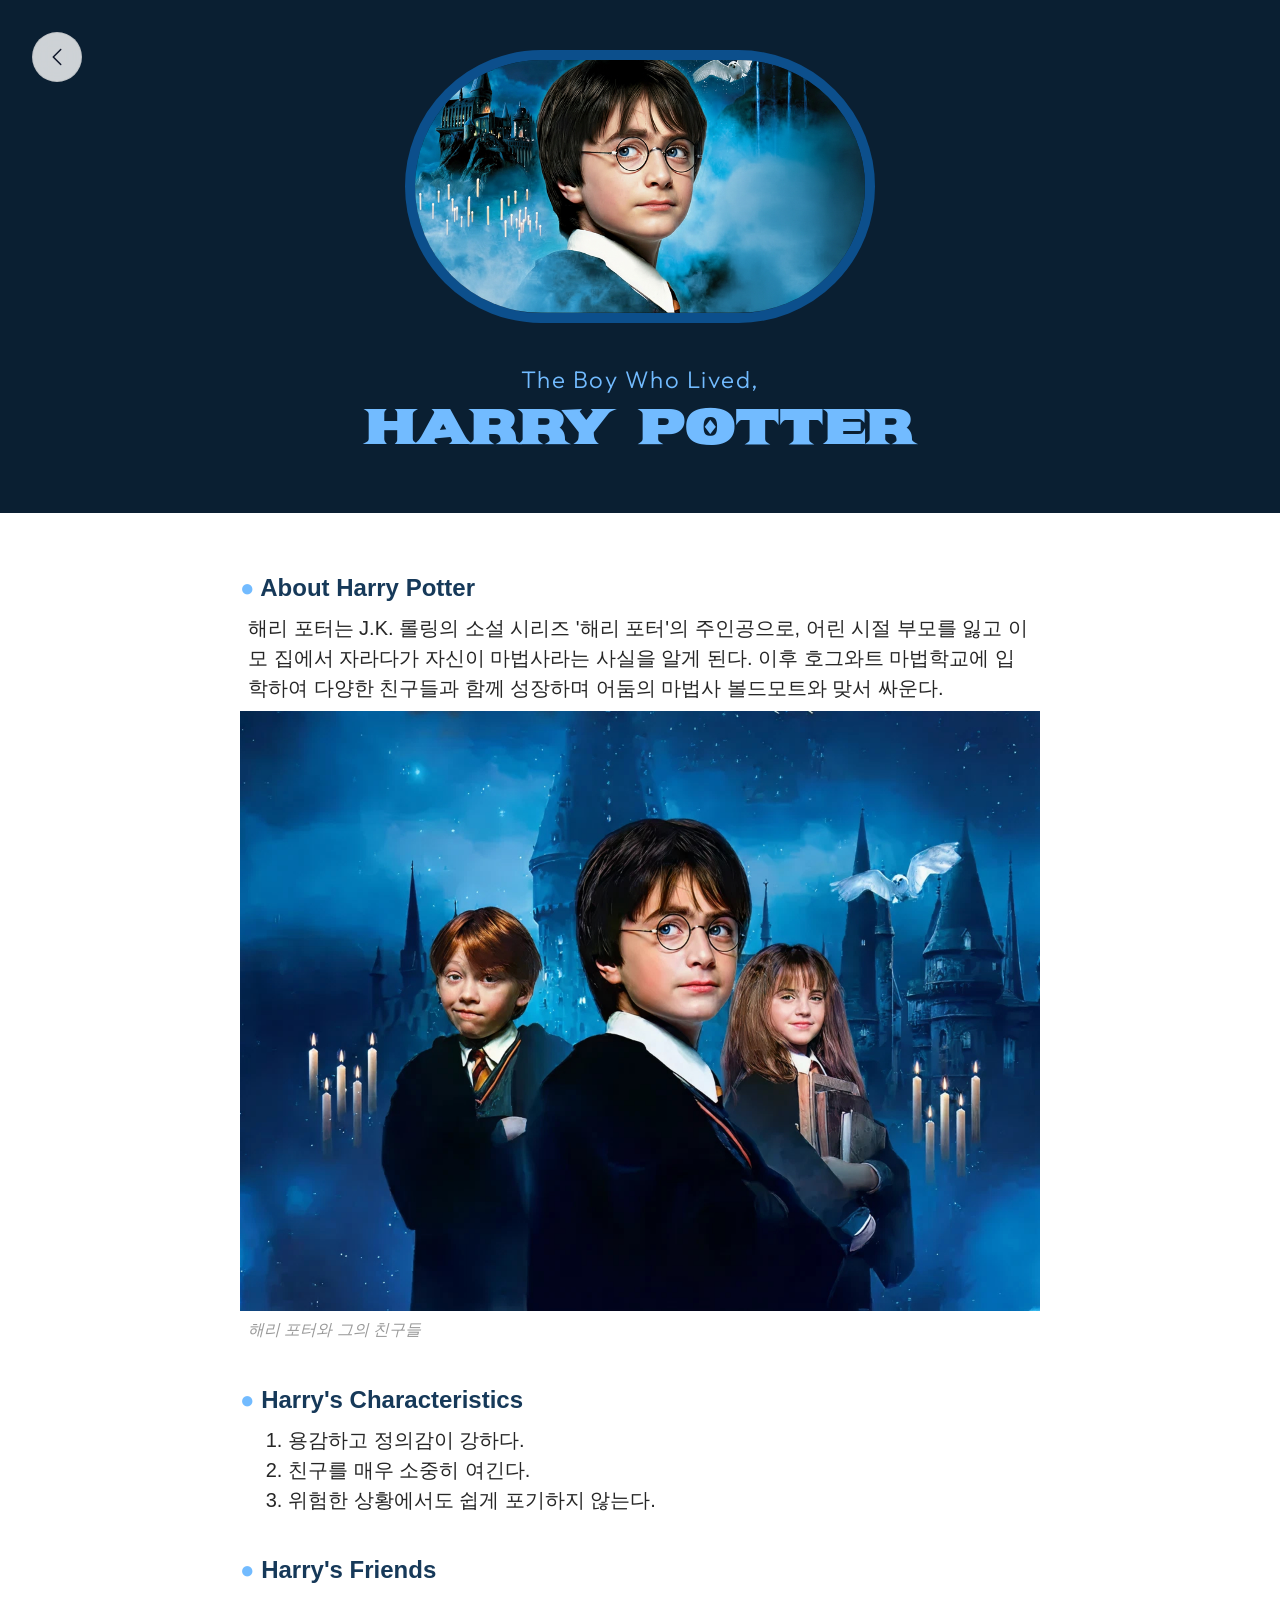
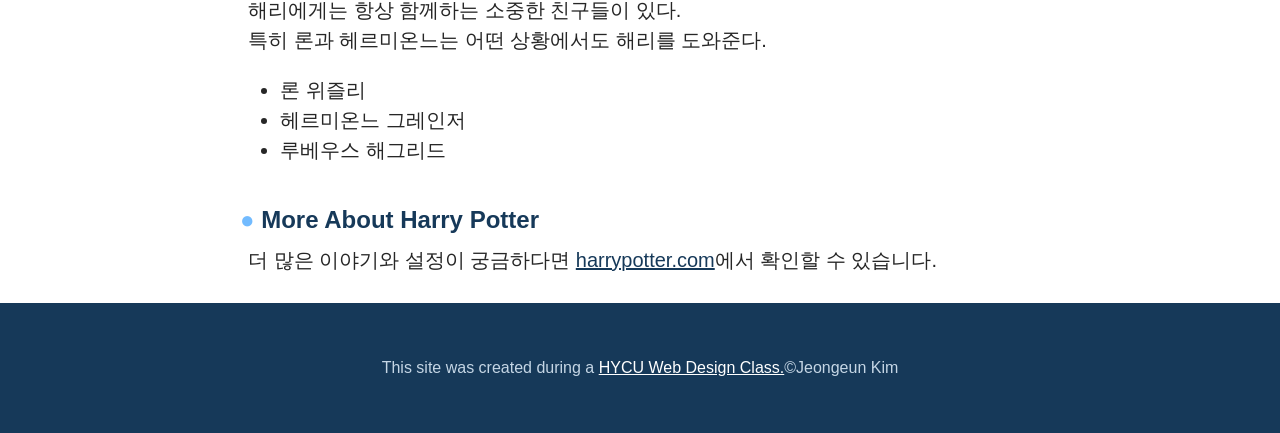
<file: class6_harry/index.html>
<link href="https://fonts.googleapis.com/css2?family=Sekuya&display=swap" rel="stylesheet">
<link href="https://fonts.googleapis.com/css2?family=Outfit:wght@100..900&display=swap" rel="stylesheet">

<!DOCTYPE html>
<html>
<head>
    <meta charset="utf-8">
    <title>Harry Potter</title>
    <link rel="stylesheet" href="./css/harry.css">
</head>

<body>
    <!--go back button-->
    <a href="../index.html" class="back-btn">
        <img src="../assets/icon_chevron_left.svg" alt="Chevron Right" width="24px">
    </a>

    <!-- header elements -->
    <header>
        <img src="img/harry.jpg" width="450" height="auto">
        <h1><span>The Boy Who Lived,</span></br>
            Harry Potter</h1>
    </header>

    <!-- main element -->
    <main>
        <h2><span>●</span> About Harry Potter</h2>
            <p>해리 포터는 J.K. 롤링의 소설 시리즈 '해리 포터'의 주인공으로, 어린 시절 부모를 잃고 이모 집에서 자라다가 자신이 마법사라는 사실을 알게 된다. 이후 호그와트 마법학교에 입학하여 다양한 친구들과 함께 성장하며 어둠의 마법사 볼드모트와 맞서 싸운다.</p>

            <img src="img/harry_friedns.jpg">
            <p class="caption">해리 포터와 그의 친구들</p>

            <h2><span>●</span> Harry's Characteristics</h2>
            <ol>
                <li>용감하고 정의감이 강하다.</li>
                <li>친구를 매우 소중히 여긴다.</li>
                <li>위험한 상황에서도 쉽게 포기하지 않는다.</li>
            </ol>

        <h2><span>●</span> Harry's Friends</h2>
        <p>해리에게는 항상 함께하는 소중한 친구들이 있다. </br>
            특히 론과 헤르미온느는 어떤 상황에서도 해리를 도와준다.</p>
        <ul>
            <li>론 위즐리</li>
            <li>헤르미온느 그레인저</li>
            <li>루베우스 해그리드</li>
        </ul>
        
        <h2><span>●</span> More About Harry Potter</h2>
        <p>더 많은 이야기와 설정이 궁금하다면 
            <a href="https://www.wizardingworld.com/">harrypotter.com</a>에서 확인할 수 있습니다.</p>
    </main>

    <!-- footer element -->
     <footer>
        <p>This site was created during a <a href="">HYCU Web Design Class.</a>&copy;Jeongeun Kim</p>
     </footer>
</body>
</html>
</file>
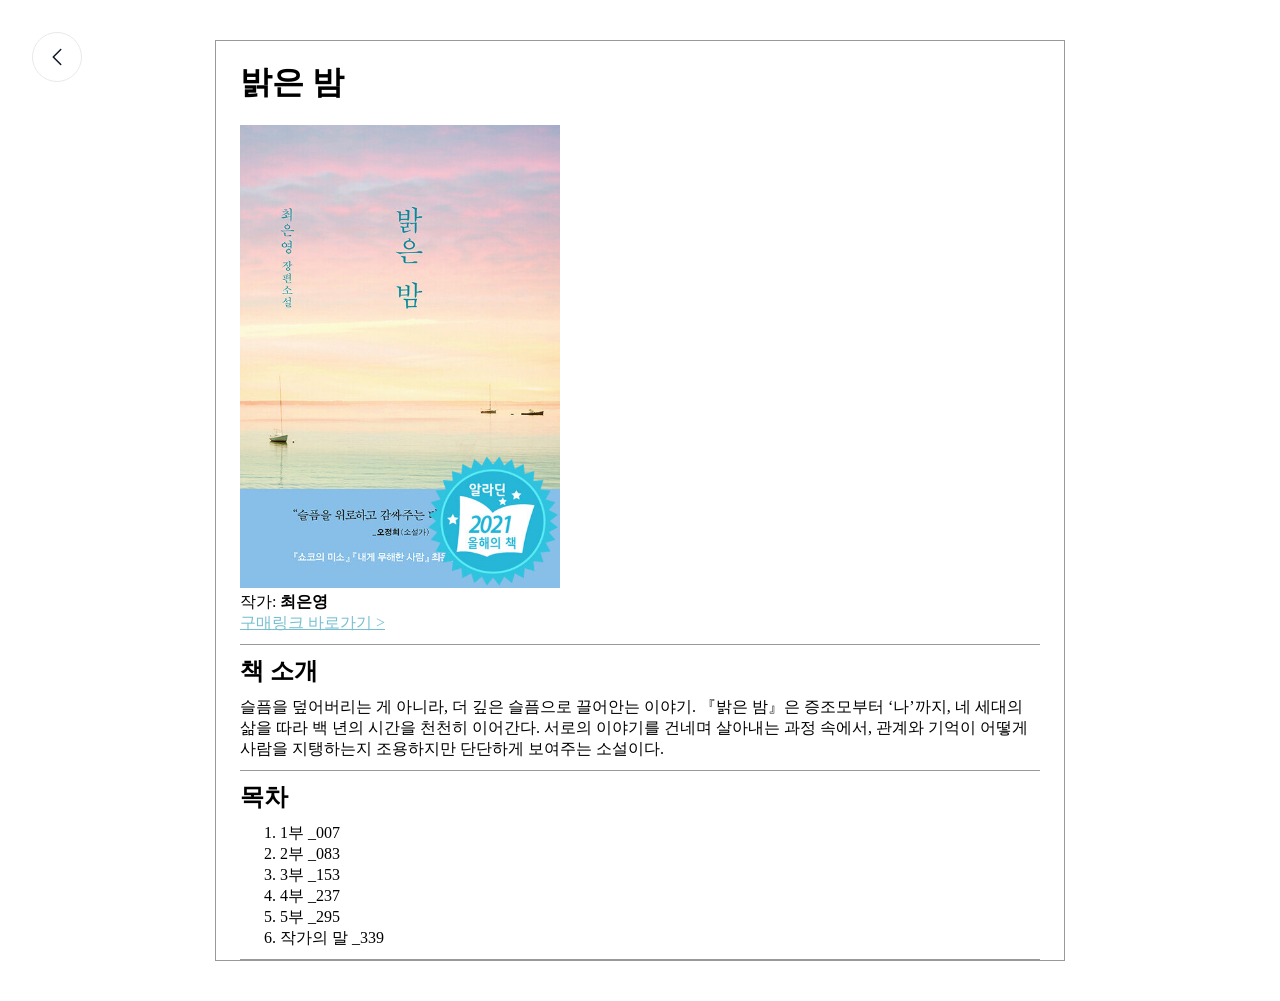
<file: class5_book/class5_book.html>
<!DOCTYPE html>
<html lang="en">
<head>
  <meta charset="UTF-8">
  <meta name="viewport" content="width=device-width, initial-scale=1.0">
  <title>책 소개하기</title>
  <link rel="stylesheet" href="./css/style.css">
</head>

<body>
   <!--go back button-->
   <a href="../index.html" class="back-btn">
    <img src="../assets/icon_chevron_left.svg" alt="Chevron Right" width="24px">
  </a>

  <header>
    <h1>밝은 밤</h1>
    <img src="./img/book.jpg" alt="밝은 밤 책 표지" width="320px">
    <p>작가: <strong>최은영</strong></p>
    <a href="https://product.kyobobook.co.kr/detail/S000000781066" target="_blank">구매링크 바로가기 ></a>
  </header>

  <section>
    <h2>책 소개</h2>
    <p>슬픔을 덮어버리는 게 아니라, 더 깊은 슬픔으로 끌어안는 이야기. 『밝은 밤』은 증조모부터 ‘나’까지, 네 세대의 삶을 따라 백 년의 시간을 천천히 이어간다. 서로의 이야기를 건네며 살아내는 과정 속에서, 관계와 기억이 어떻게 사람을 지탱하는지 조용하지만 단단하게 보여주는 소설이다.</p>
  </section>

  <section>
    <h2>목차</h2>
    <ol>
      <li>1부 _007</li>
      <li>2부 _083</li>
      <li>3부 _153</li>
      <li>4부 _237</li>
      <li>5부 _295</li>
      <li>작가의 말 _339</li>
    </ol>
  </section>

</body>
</html>
</file>
<file: class6_harry/css/harry.css>
body {
    font-family: 'Pretendard', Arial, sans-serif;
    font-size: 20px;
    margin: 0;
    line-height: 30px;
    color: #262626;
}

.sekuya-regular {
  font-family: "Sekuya", system-ui;
  font-weight: 400;
  font-style: normal;
}

.outfit {
  font-family: "Outfit", sans-serif;
  font-optical-sizing: auto;
  font-weight: 700;
  font-style: normal;
}

/* Back Button */
.back-btn{
  position:fixed;
  top:32px;
  left:32px;
  z-index:1000;

  display:flex;
  align-items:center;
  gap:6px;

  padding:12px;

  background:rgba(255,255,255,0.8);
  backdrop-filter:blur(10px);

  border:1px solid rgba(0,0,0,0.08);
  border-radius:999px;

  color:#355c0f;
  font-size:15px;
  font-weight:600;

  transition:.3s;
}

.back-btn:hover{
  background:rgba(255,255,255,0.7);
  color:white;
}

header {
    background-color: #0A1F32;
    text-align: center;
    padding-top: 50px;
    padding-bottom: 30px;
}
  
  header img {
    border-radius: 999px;
    border: 10px solid #0C4F8C;
  }

  header h1 {
    font-family: 'Sekuya';
    font-size: 48px;
    color: #72BBFF;
    line-height: 100%;
    letter-spacing: 1.5;
  }

  header h1 span{
    font-family: "Outfit";
    font-size: 24px;
    font-weight: 300;
  }

  main {
    max-width: 800px;
    margin: 0 auto;
    padding: 20px;
  }
  
  main img {
    max-width: 100%;
  }

  p {
    font-size: 20px;
    margin: 8px;
  }
  
  p.caption {
    font-style: italic;
    margin-top: 4px;
    color: #999;
    font-size: 16px;
  }
  
  h2 {
    font-size: 24px;
    color: #163959;
    margin: 40px 0 10px;
  }

  h2 span {
    color: #72BBFF;
  }

  a {
    color: #163959;
  }

  a:hover {
    color: burlywood;
    background-color: chocolate;
  }

  ol {
    margin: 8px;
  }

  footer {
    background-color: #163959;
    text-align: center;
    color: #C5D6E5;
    padding: 50px;
  }

  footer a {
    color: white;
  }

footer p {
    margin: 0;
    font-size: 16px;
} 

footer a:hover {
    opacity: 0.5;
    background-color: transparent;
}
</file>
<file: class5_book/css/style.css>
body {
  margin: 0 auto;
  margin-top: 40px;
  margin-bottom: 40px;
  width: 800px;
  border: 1px solid #999;
  padding: 0 24px;
}


/* Back Button */
.back-btn{
  position:fixed;
  top:32px;
  left:32px;
  z-index:1000;

  display:flex;
  align-items:center;
  gap:6px;

  padding:12px;

  background:rgba(255,255,255,0.8);
  backdrop-filter:blur(10px);

  border:1px solid #e8e8e8;
  border-radius:999px;

  color:#355c0f;
  font-size:15px;
  font-weight:600;

  transition:.3s;
}

.back-btn:hover{
  background:#fafafa;
  color:white;
}

h1{
  margin: 20px 0;
}

h2 {
  margin: 10px 0;
  font-size: 24px;
}

p {
  margin: 0;
  font-size: 16px;
}

a {
  font-size: 16px;
  color: #76bfd1;
}

header, section {
  border-bottom: 1px solid #999;
  padding-bottom: 10px;
}

ol {
  margin: 0;
}

ol li {
  font-size: 16px;
}
</file>
